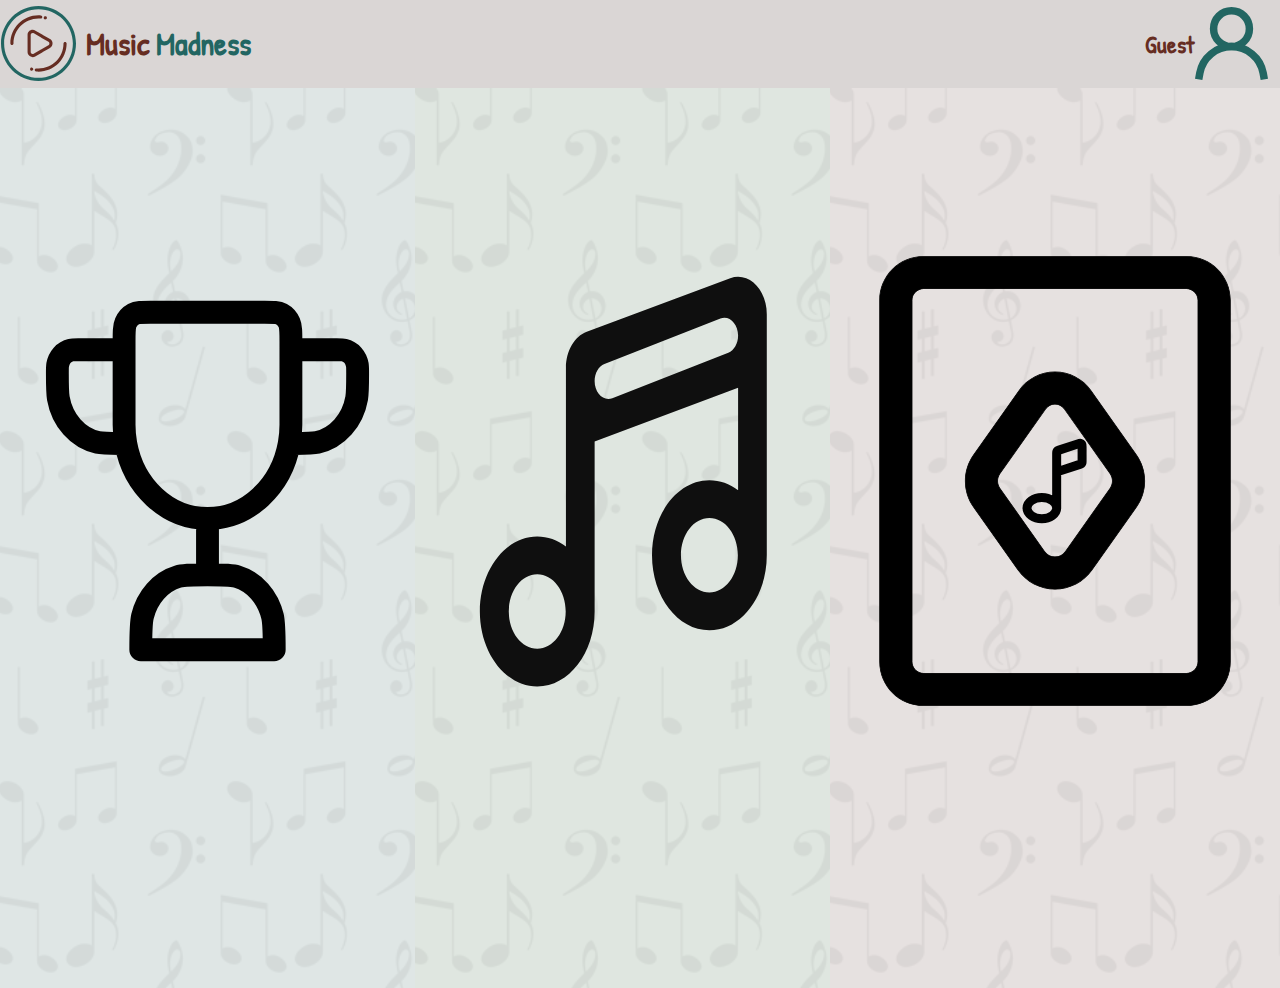
<file: index.html>
<!DOCTYPE html>
<html lang="en">
<head>
    <meta charset="UTF-8">
    <meta name="viewport" content="width=device-width, initial-scale=1.0">
    <link rel="stylesheet" href="styles.css">
    <title>Music Madness</title>
</head>
<body>
    <div id="nav">
        <div class="nav-item home-click">
            <img src="images/logo.svg" alt="logo-img" class="logo-img">
            <h1><strong class="text-color-primary">Music</strong> <strong class="text-color-secondary">Madness</strong></h1>
        </div>
        <div class="nav-item account-click">
            <h2 id="username">Guest</h2>
            <img src="images/account.svg" alt="logo" class="logo-img">
        </div>
    </div>
    
    <!-- main content section -->
    <div class="content">
        <!-- music clash section -->
        <div id="clash-link">
            <h3></h3>
            <img src="images/trophy.svg" alt="Music Clash logo">
            <h3>Music Clash</h3>
        </div>
        <!-- guess the lyric section -->
        <div id="guess-link">
            <h3></h3>
            <img src="images/note.svg" alt="Guess The Lyric logo">
            <h3>Guess The Lyric</h3>
        </div>
        <!-- album matching section -->
        <div id="matching-link">
            <h3></h3>
            <img src="images/card.svg" alt="Album Matching logo">
            <h3>Album Matching</h3>
        </div>
    </div>
    <script src="scripts/links.js"></script>
    <script>
 
    </script>
</body>
</html>
</file>
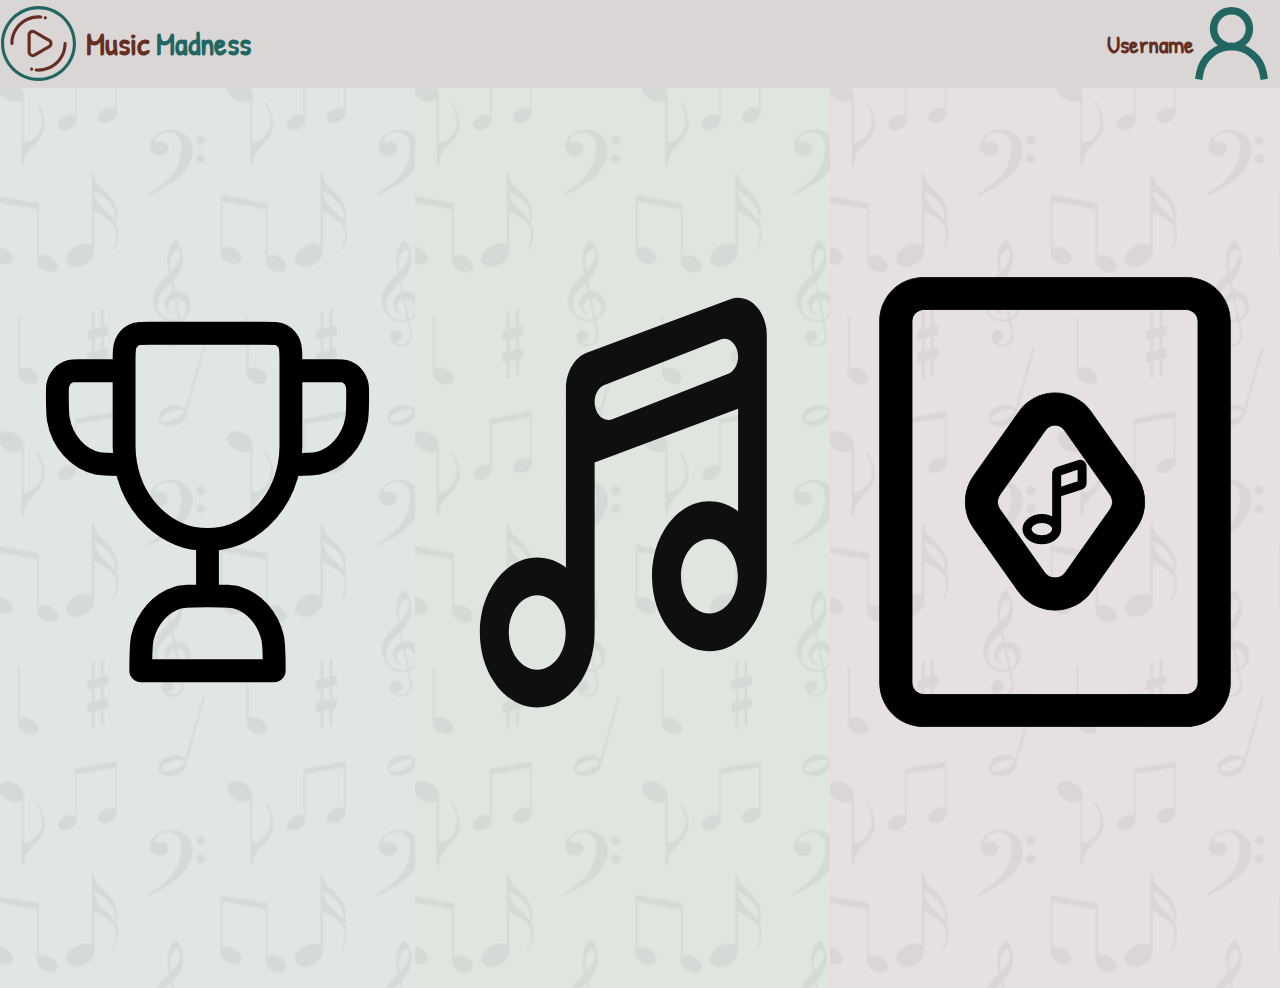
<file: account.html>
<!DOCTYPE html>
<html lang="en" style="height: 100%; overflow: hidden;">
<head>
    <meta charset="UTF-8">
    <meta name="viewport" content="width=device-width, initial-scale=1.0">
    <link rel="stylesheet" href="styles.css">
    <title>Music Madness</title>
</head>
<body>
    <div id="nav">
        <div class="nav-item home-click">
            <img src="images/logo.svg" alt="logo-img" class="logo-img">
            <h1><strong class="text-color-primary">Music</strong> <strong class="text-color-secondary">Madness</strong></h1>
        </div>
        <div class="nav-item account-click">
            <h2 id="username">Username</h2>
            <img src="images/account.svg" alt="logo" class="logo-img">
        </div>
    </div>
    
    <!-- main content section -->
    <div class="content">
        <!-- music clash section -->
        <div id="clash-history-link">
            <h3>Music Clash</h3>
            <img src="images/trophy.svg" alt="Music Clash logo">
            <h3>Matches Played: 0</h3>
        </div>
        <!-- guess the lyric section -->
        <div id="guess-history-link">
            <h3>Guess The Lyric</h3>
            <img src="images/note.svg" alt="Guess The Lyric logo">
            <h3>Total Score: 0</h3>
        </div>
        <!-- album matching section -->
        <div id="matching-history-link">
            <h3>Album Matching</h3>
            <img src="images/card.svg" alt="Album Matching logo">
            <h3>Total Score: 0</h3>
        </div>
    </div>
    <script src="scripts/links.js"></script>
    <script>
        // Your JavaScript code here
    </script>
</body>
</html>
</file>
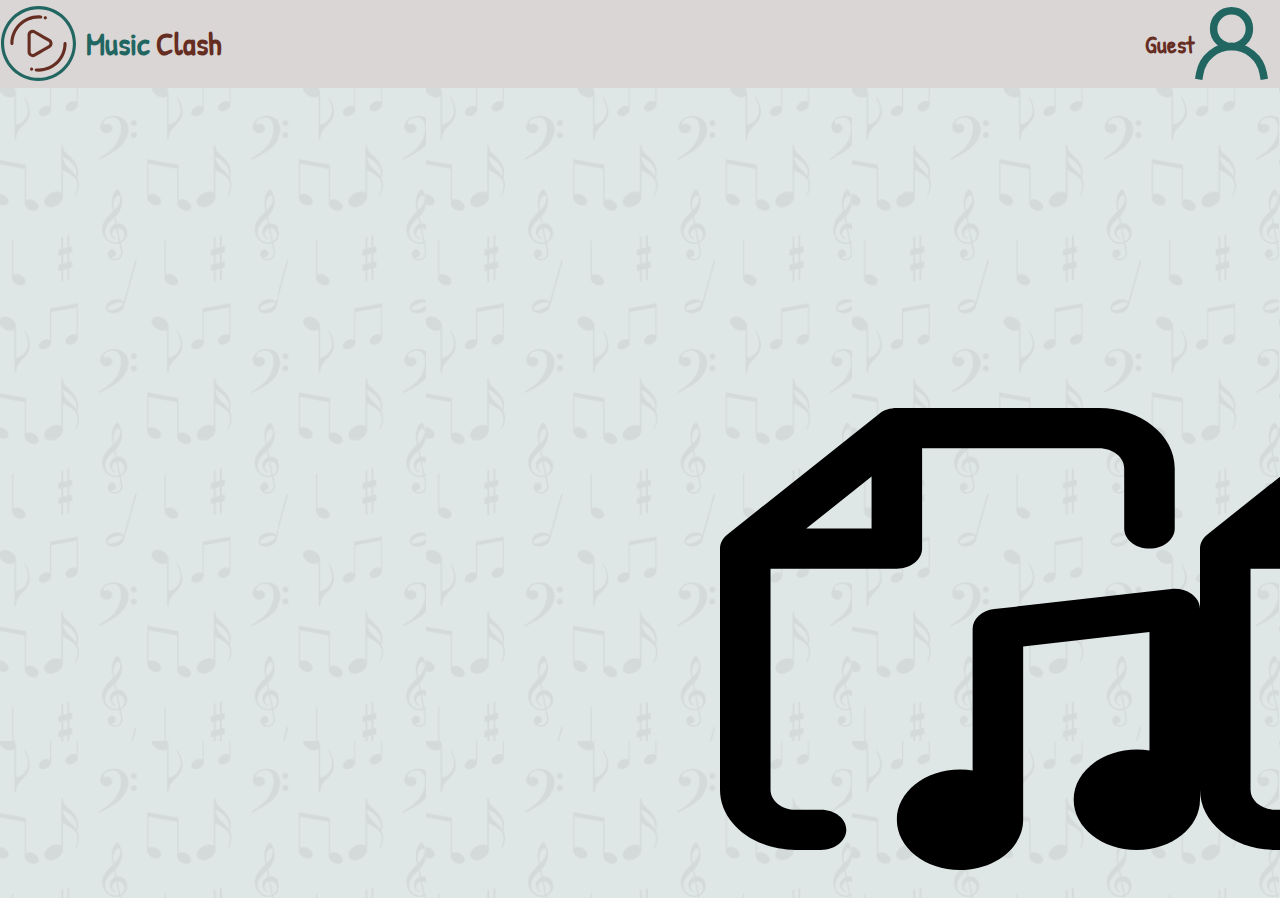
<file: clash-versus.html>
<!DOCTYPE html>
<html lang="en" style="overflow: hidden;">
<head>
    <meta charset="UTF-8">
    <meta name="viewport" content="width=device-width, initial-scale=1.0">
    <title>Music Clash</title>
    <link rel="stylesheet" href="styles.css">
</head>
<body>
    <div id="nav">
        <div class="nav-item home-click">
            <img src="images/logo.svg" alt="logo" class="logo-img">
            <h1 id="logo-text"><strong class="text-color-secondary">Music</strong> <strong class="text-color-primary">Clash</strong></h1>
        </div>
        <div class="nav-item account-click">
            <h2 id="username">Guest</h2>
            <img src="images/account.svg" alt="logo" class="logo-img">
        </div>
    </div>
    <div id="clash-content">
        <div id="versus-container">
        <img src="images/versus.svg" alt="versus" class="versus-img">
        <img src="images/versus.svg" alt="versus" class="versus-img">
        <div class="versus">
            <div>vs</div>
        </div>
        <div class="versus-1">
            <div>Artist</div>
        </div>
        <div class="versus-2">
            <div>Artist</div>
        </div>
    </div>
    </div>
        
    <script src="scripts/links.js"></script>
</body>
</html>
</file>
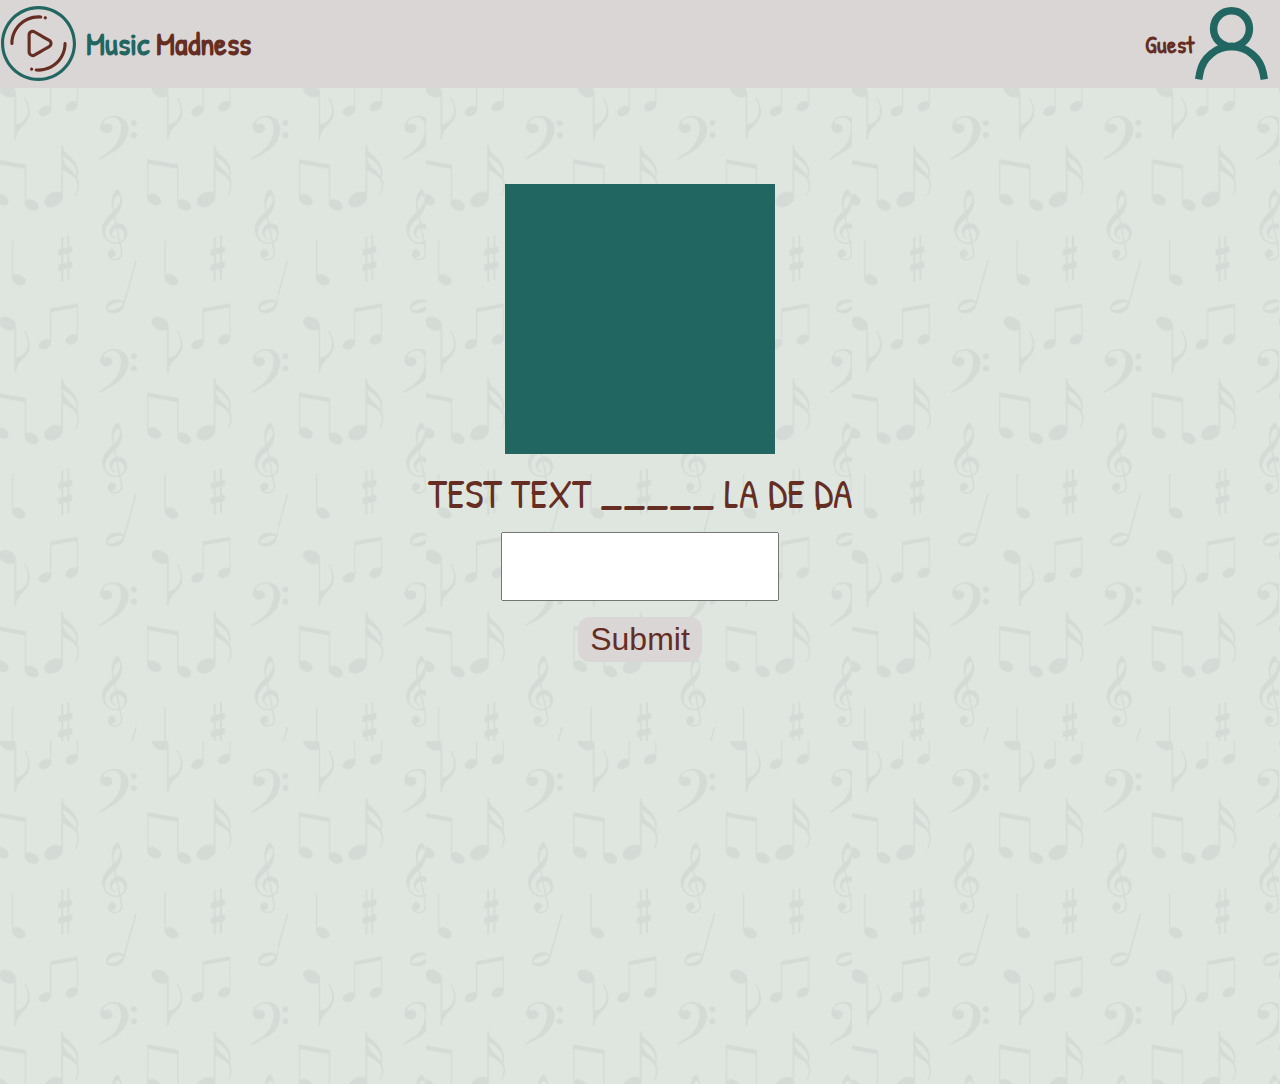
<file: guess.html>
<!DOCTYPE html>
<html lang="en" style="overflow: hidden;">
<head>
    <meta charset="UTF-8">
    <meta name="viewport" content="width=device-width, initial-scale=1.0">
    <title>Guess The Lyric</title>
    <link rel="stylesheet" href="styles.css">
</head>
<body>
    <div id="nav">
        <div class="nav-item home-click">
            <img src="images/logo.svg" alt="logo" class="logo-img">
            <h1 id="logo-text"><strong class="text-color-secondary">Music</strong> <strong class="text-color-primary">Madness</strong></h1>
        </div>
        <div class="nav-item account-click">
            <h2 id="username">Guest</h2>
            <img src="images/account.svg" alt="logo" class="logo-img">
        </div>
    </div>
    <div id="guess-content">
        <div id="guess-album-img"></div>
        <div id="lyrics">TEST TEXT _____ LA DE DA</div>
        <input type="text" name="guess" id="guess-inp" />
        <button type="submit" name="submit" id="guess-submit-btn">Submit</button>
    </div>
    <script src="scripts/links.js"></script>
</body>
</html>
</file>
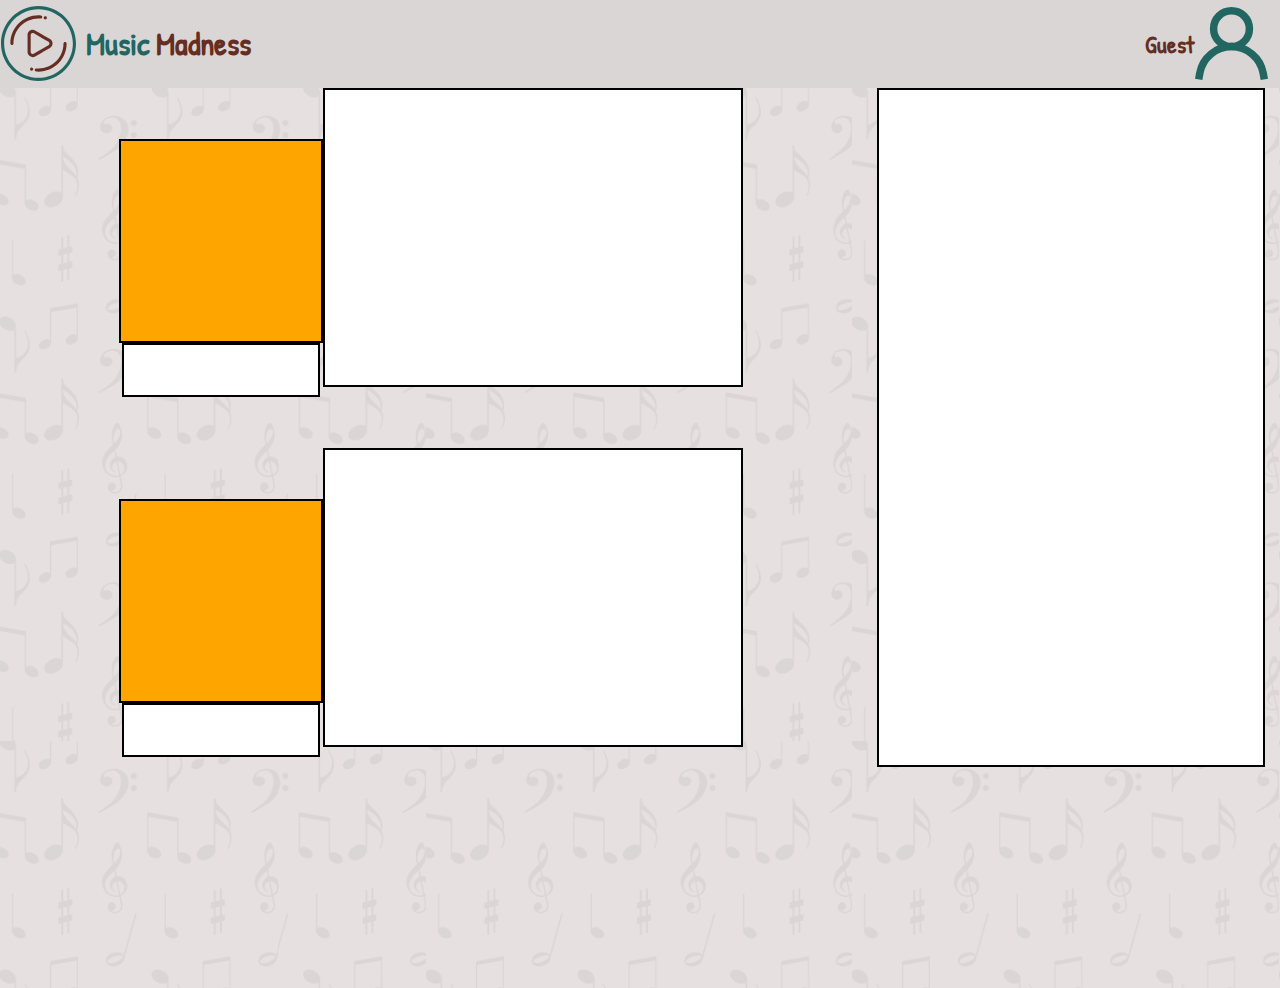
<file: matching.html>
<!DOCTYPE html>
<html lang="en" style="overflow: hidden;">
<head>
    <meta charset="UTF-8">
    <meta name="viewport" content="width=device-width, initial-scale=1.0">
    <title>Album Matching</title>
    <link rel="stylesheet" href="styles.css">
</head>
<body>
    <div id="nav">
        <div class="nav-item home-click">
            <img src="images/logo.svg" alt="logo" class="logo-img">
            <h1 id="logo-text"><strong class="text-color-secondary">Music</strong> <strong class="text-color-primary">Madness</strong></h1>
        </div>
        <div class="nav-item account-click">
            <h2 id="username">Guest</h2>
            <img src="images/account.svg" alt="logo" class="logo-img">
        </div>
    </div>
    <div id="matching-content">
        <div id="album-matching">
            <div class="album-matching-section">
                <div class="album-matching-img-title">
                    <div class="album-matching-img"></div>
                    <div class="matching-title-area">
                        
                    </div>
                </div>
                <div class="album-matching-guesses"></div>
            </div>
            <div class="album-matching-section">
                <div class="album-matching-img-title">
                    <div class="album-matching-img"></div>
                    <div class="matching-title-area">
                        
                    </div>
                </div>
                <div class="album-matching-guesses"></div>
            </div>
        </div>
        <div id="album-matching-stage-1-options">

        </div>
    </div>
    <script src="scripts/links.js"></script>
</body>
</html>
</file>
<file: styles.css>
@import url('https://fonts.googleapis.com/css2?family=Patrick+Hand&display=swap');

html {
    padding: 0;
    margin: 0;
    height: 100%;
    overflow: hidden;
    font-family: "Patrick Hand", cursive;
}

body {
    height: 100%;
    margin: 0;
}

#nav {
    display: flex;
    justify-content: space-between;
    align-items: center;
    padding: 1px;
    background-color: #DAD6D5;
    color: #662d22; 
}

.nav-item {
    height: auto;
    display: flex;
    align-items: center;
}

/* styling for logo images in nav */
.logo-img {
    height: 75px;
    width: auto;
    margin-right: 10px;
}

.text-color-primary {
    color: #662d22;
}

.text-color-secondary {
    color: #226662;
}

.content {
    height: 100%;
    display: flex;
    align-items: center;
    justify-content: space-between;
}

/* styling for each individual content block */
.content div {
    background-image: url('images/pattern.svg');
    background-repeat: repeat;
    display: flex;
    flex-direction: column;
    justify-content: center;
    text-align: center;
    position: relative;
    cursor: pointer;
    height: 100%;
    width: 100%;
}

/*font size for game names */
.content h3 {
    font-size: 2em; 
    margin-bottom: 3px; 
    color: #662d22;
}

.content h3:last-child {
    margin-bottom: 4rem;
}

.content img {
    height: 450px;
    margin-bottom: 10px;
}

h3 {
    font-size: 1.5rem;
    margin: 0;
    opacity: 0;
    transition: opacity 0.3s ease;
}

/* hover effect */
.content div:hover h3 {
    opacity: 1;
    color: #662d22;
}

.genre-selector {
    background: #DAD6D5;
    font-size: 24px;
    margin-top: 12px;
    margin-bottom: 12px;
    margin-left: 24px;
    margin-right: 24px;
    padding-top: 12px;
    padding-bottom: 12px;
    padding-left: 48px;
    padding-right: 48px;
    cursor: pointer;
}

.genre-selector:hover {
    background: #9a9a9a;
}

.genre-selector:nth-child(even) {
    color: #226662;
}

.genre-selector:nth-child(odd) {
    color: #662D22;
}

#genre-content {
    display: flex;
    padding-top: 24px;
    flex-direction: column;
    height: 100%;
    background-image: url('images/pattern.svg');
    background-repeat: repeat;
    background-size: 33.3%;
}

.genre-col {
    display: flex;
    justify-content: center;
    flex-direction: column;
}

.genre-row {
    display: flex;
    justify-content: center;
    flex-direction: row;
}

#genre-selector-last {
    background: #DAD6D5;
    font-size: 24px;
    margin-top: 12px;
    margin-bottom: 12px;
    margin-left: 24px;
    margin-right: 24px;
    padding-top: 12px;
    padding-bottom: 12px;
    padding-left: 48px;
    padding-right: 48px;
    color: #662D22;
    cursor: pointer;
}

#genre-selector-last:hover {
    background: #9a9a9a;
}

#genre-title {
    font-size: 28px;
    color: #662D22;
}

#guess-content {
    display: flex;
    padding-top: 96px;
    flex-direction: column;
    height: 100%;
    background-image: url('images/pattern.svg');
    background-repeat: repeat;
    background-size: 33.3%;
    background-color: #DFE6E0;
}

#guess-album-img {
    height: 30vh;
    width: 30vh;
    background-color: #226662;
    display: flex;
    align-self: center;
}

#lyrics {
    color:#662D22;
    font-size: 2.5rem;
    align-self: center;
    margin: 12px;
}

#guess-inp {
    width: 30vh;
    height: 7vh;
    font-size: 2rem;
    align-self: center;
    text-align: center;
}

#guess-submit-btn {
    padding-top: .25rem;
    padding-bottom: .25rem;
    padding-left: .75rem;
    padding-right: .75rem;
    margin: 1rem;
    font-size: 2rem;
    align-self: center;
    color: #662D22;
    background-color: #DAD6D5;
    border: 0;
    cursor: pointer;
    border-radius: 12px;
}

#guess-submit-btn:hover {
    color: #226662;
    background-color: #949494;
}

#clash-submit-btn {
    padding-top: 6px;
    padding-bottom: 6px;
    padding-left: 12px;
    padding-right: 12px;
    margin: 12px;
    font-size: 18px;
    align-self: center;
    color: #662D22;
    background-color: #DAD6D5;
    border: 0;
}

.home-click {
    cursor: pointer;
}

.account-click {
    cursor: pointer;
}

.content #clash-link {
    background-color: #DFE6E5;
}

.content #guess-link {
    background-color: #DFE6E0;
}

.content #matching-link {
    background-color: #E6E1E0;
}

.content #clash-link:hover {
    background-color: #B3EAE2;
}

.content #guess-link:hover {
    background-color: #B0E3B7;
}

.content #matching-link:hover {
    background-color: #E2AFA5;
}

.content #clash-history-link:hover {
    background-color: #B3EAE2;
}

.content #guess-history-link:hover {
    background-color: #B0E3B7;
}

.content #matching-history-link:hover {
    background-color: #E2AFA5;
}

.content #clash-history-link {
    background-color: #DFE6E5;
}

.content #guess-history-link {
    background-color: #DFE6E0;
}

.content #matching-history-link {
    background-color: #E6E1E0;
}

#matching-content {
    display: flex;
    justify-content: space-around;
    height: 100%;
    background-image: url('images/pattern.svg');
    background-repeat: repeat;
    background-size: 33.3%;
    background-color: #E6E1E0;
}

#album-matching {
    display: flex;
    flex-direction: column;
    height: 100%;
    width: 65%;
}

#album-matching-stage-1-options {
    display: flex;
    flex-direction: column;
    height: 75%;
    width: 30%;
    background-color: white;
    border: 2px solid black;
}

.album-matching-section {
    display: flex;
    flex-direction: row;
    justify-content: center;
    height: 40%;
    width: 100%;
}

.album-matching-img-title {
    display: flex;
    flex-direction: column;
    justify-content: center;
    height: 100%;
}

.album-matching-img {
    width: 200px;
    height: 200px;
    background-color: orange;
    border: 2px solid black;
}

.album-matching-guesses {
    width: 50%;
    height: 82%;
    background-color: white;
    border: 2px solid black;
}

.matching-title-area {
    background: white;
    width: 95%;
    height: 50px;
    border: 2px solid black;
    align-self: center;
}

.bracket-img {
    padding-top: 100px;
    width: 1000px;
    margin: 0 auto;
    

}

#clash-content {
    display: grid;
    height: 90%;
    grid-template-columns: repeat(8, 1fr);
    grid-template-rows: repeat(10, 1fr);
    grid-gap: 0;
    background-image: url('images/pattern.svg');
    background-repeat: repeat;
    background-size: 33.3%;
    background-color: #dfe6e6;
}

.clash-square {
    height: 100%;
    width: 100%;
}

.clash-left-top {
    border-top: 4px solid black;
    border-right: 4px solid black;
}
.clash-left-bottom {
    border-bottom: 4px solid black;
    border-right: 4px solid black;
}

.clash-right-top {
    border-top: 4px solid black;
    border-left: 4px solid black;
}
.clash-right-bottom {
    border-bottom: 4px solid black;
    border-left: 4px solid black;
}

.clash-connector-top {
    border-bottom: 4px solid black;
}
.clash-connector-bottom {
    border-top: 4px solid black;
}

.clash-finals-left-top {
    border-bottom: 4px solid black;
    border-left: 4px solid black;
}

.clash-finals-left {
    border-left: 4px solid black;
}

.clash-finals-right-bottom {
    border-top: 4px solid black;
    border-right: 4px solid black;
}

.clash-finals-right {
    border-right: 4px solid black;
}

.clash-col {
    display: flex;
    justify-content: center;
    flex-direction: column;
}

.clash-1 {
    position: absolute;
    padding-top: 970px;
    top: 0;
    right: 1600px;
    width: 100px;
}

.clash-2 {
    position: absolute;
    padding-top: 700px;
    top: 0;
    right: 1600px;
    width: 100px;
}

.clash-3 {
    position: absolute;
    padding-top: 520px;
    top: 0;
    right: 1600px;
    width: 100px;
}

.clash-4 {
    position: absolute;
    padding-top: 250px;
    top: 0;
    right: 1600px;
    width: 100px;
}

.clash-5 {
    position: absolute;
    padding-top: 520px;
    top: 0;
    right: 800px;
    width: 100px;
}

.clash-6 {
    position: absolute;
    padding-top: 250px;
    top: 0;
    right: 800px;
    width: 100px;
}

.clash-7 {
    position: absolute;
    padding-top: 700px;
    top: 0;
    right: 800px;
    width: 100px;
}

.clash-8 {
    position: absolute;
    padding-top: 970px;
    top: 0;
    right: 800px;
    width: 100px;
}



#versus-container {
    display: flex;
    align-items: center;
    justify-content: space-between;
    margin-top: 20em; 
    margin-left: 45em;
}
.versus-img {
    width: 30em;
    height: auto; 
}


.versus {
    font-size: 100px; 
    font-weight: bold;
}

.versus-1,
.versus-2 {
    position: absolute;
    padding-top: 1000px;
    top: 0;
    right: 1700px;
    width: 100px;
}

#guess-content form{
    display: flex;
    flex-direction: column;
    justify-content: center;
    align-items: center;
}

#matching-content form
{
    bottom: 2rem;
    left: 50%;
    position: absolute;
}

#matching-content form button
{
    padding-top: 6px;
    padding-bottom: 6px;
    padding-left: 12px;
    padding-right: 12px;
    margin: 12px;
    font-size: 24px;
    align-self: center;
    color: #662D22;
    background-color: #a3a3a3;
    border: 0;
    cursor: pointer;
    border-radius: 12px;
}

#matching-content form button:hover {
    color: #226662;
    background-color: #7c7c7c;
}

#clash-history-content {
    display: flex;
    height: 90%;
    background-image: url('images/pattern.svg');
    background-repeat: repeat;
    background-size: 33.3%;
    background-color: #dfe6e6;
    justify-content: center;
}
#clash-history-table {
    border-collapse: collapse;
    width: 75%;
    height:max-content;
}
#clash-history-table-header {
    border: 1px solid #dddddd;
    text-align: left;
    padding: 8px;
}
#clash-history-table-body {
    border: 1px solid #dddddd;
    text-align: left;
    padding: 8px;
}
#clash-history-table-header {
    background-color: #f2f2f2;
}

#album-history-content {
    display: flex;
    height: auto;
    background-image: url('images/pattern.svg');
    background-repeat: repeat;
    background-size: 33.3%;
    background-color: #dfe6e6;
    justify-content: center;
}
#album-history-table {
    border-collapse: collapse;
    width: 75%;
    height:max-content;
}
#album-history-table-header {
    border: 1px solid #dddddd;
    text-align: left;
    padding: 8px;
}
#album-history-table-body {
    border: 1px solid #dddddd;
    text-align: left;
    padding: 8px;
}
#album-history-table-header {
    background-color: #f2f2f2;
}

a:link { 
    text-decoration: none; 
} 
a:visited { 
    text-decoration: none; 
} 
a:hover { 
    text-decoration: none; 
} 
a:active { 
    text-decoration: none; 
}

#matching-score {
    font-size: 2rem;
}
</file>
